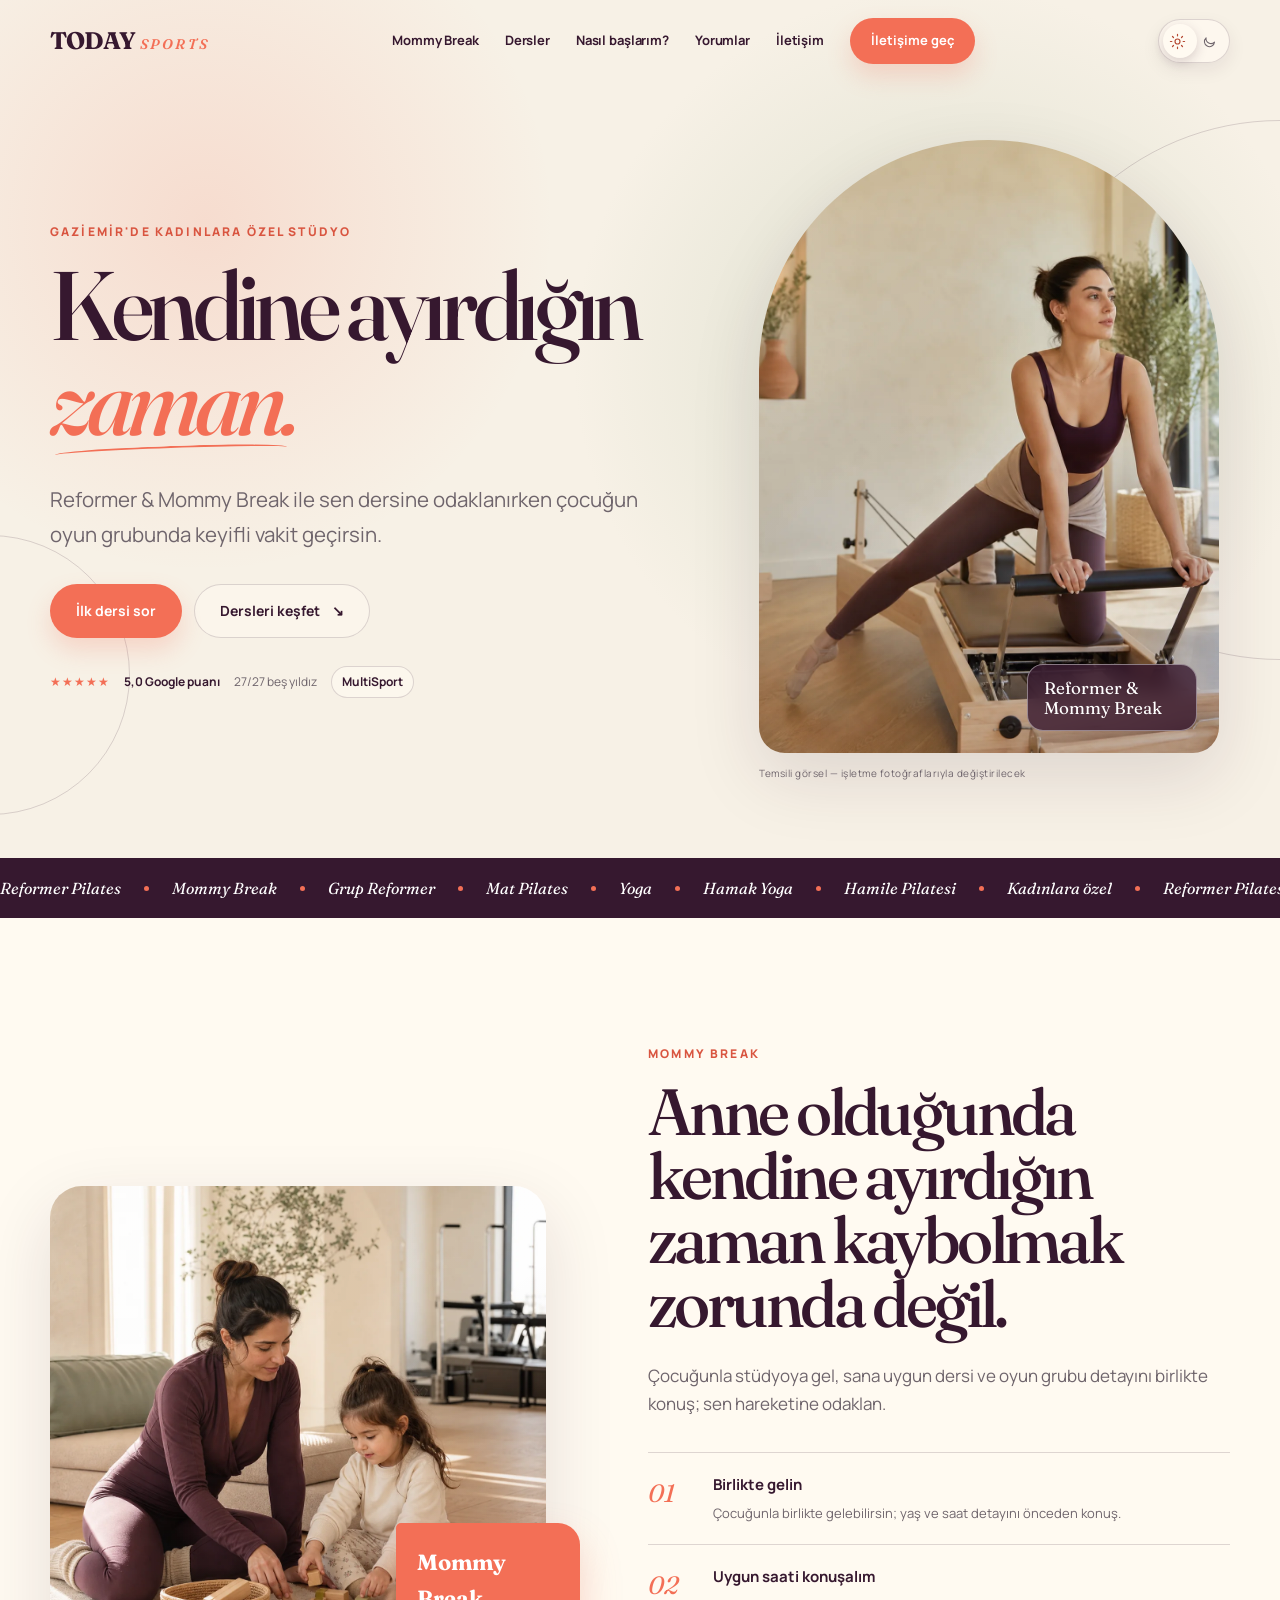
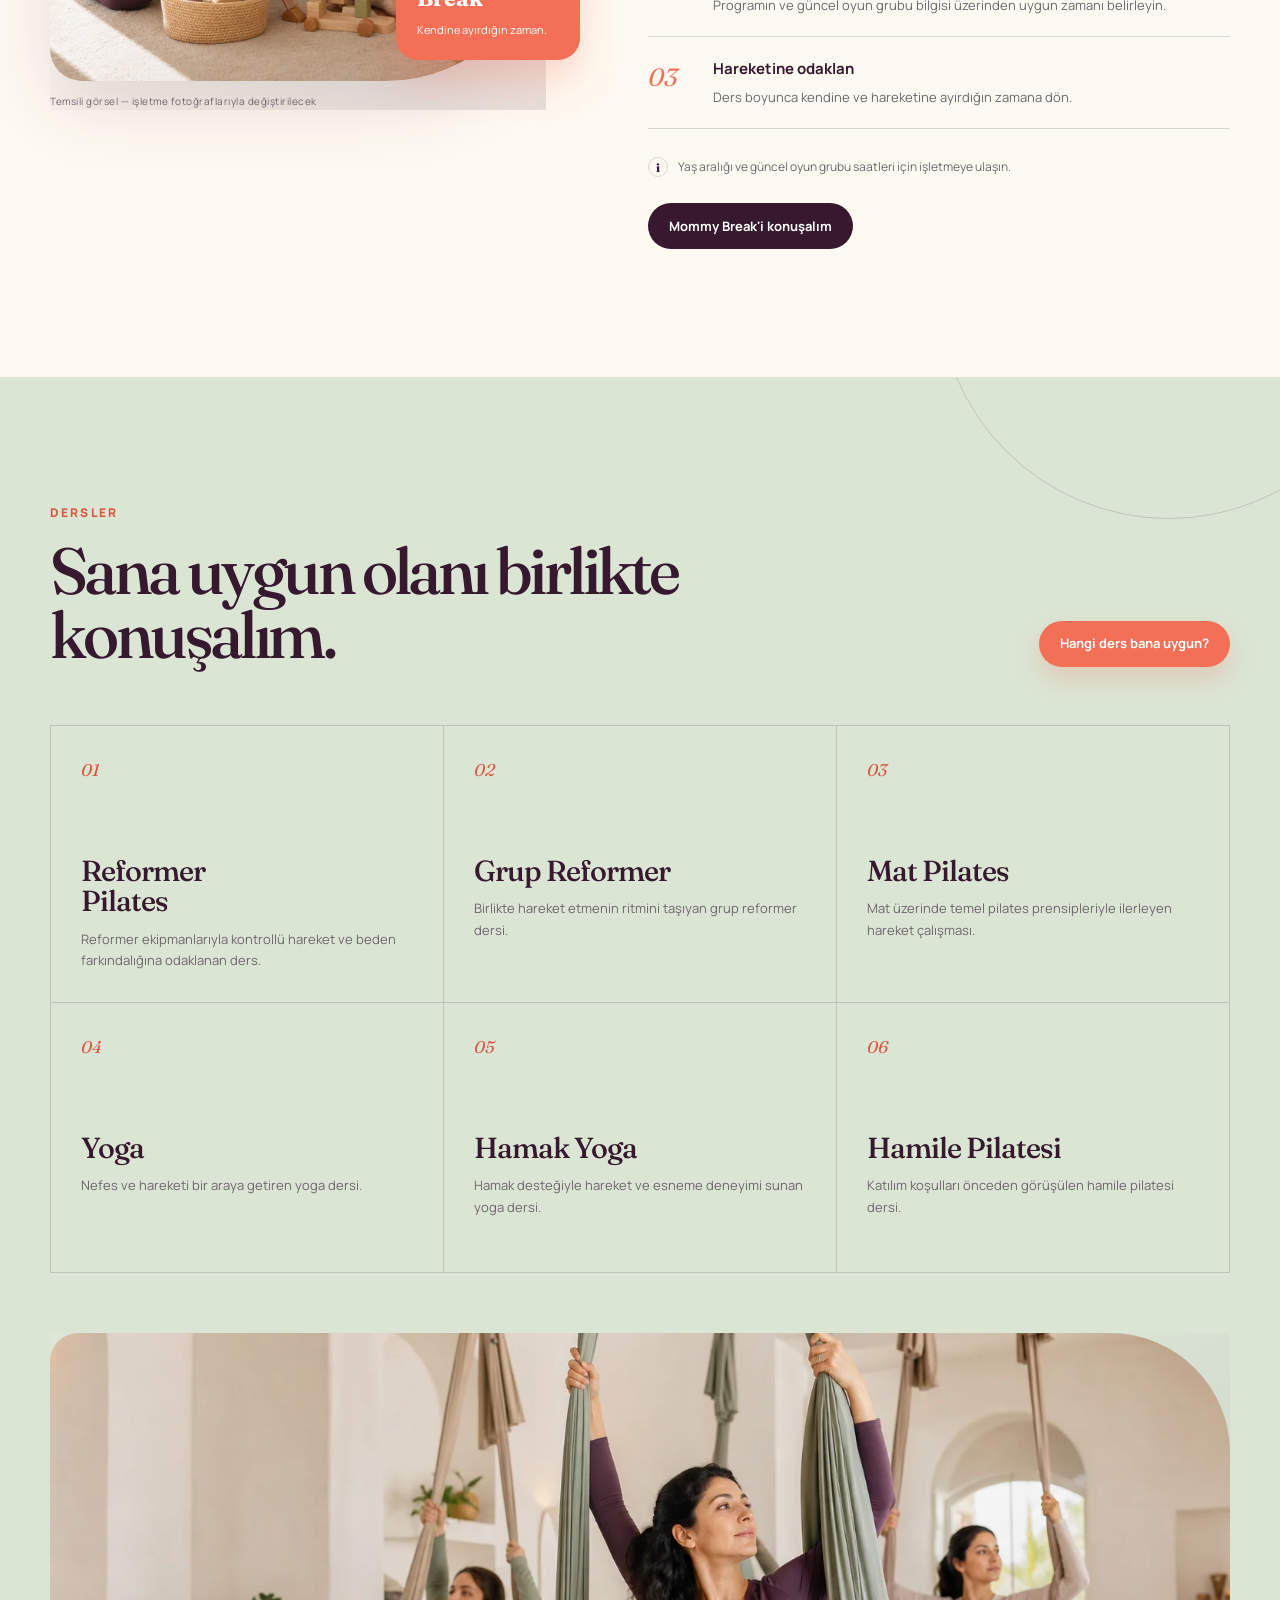
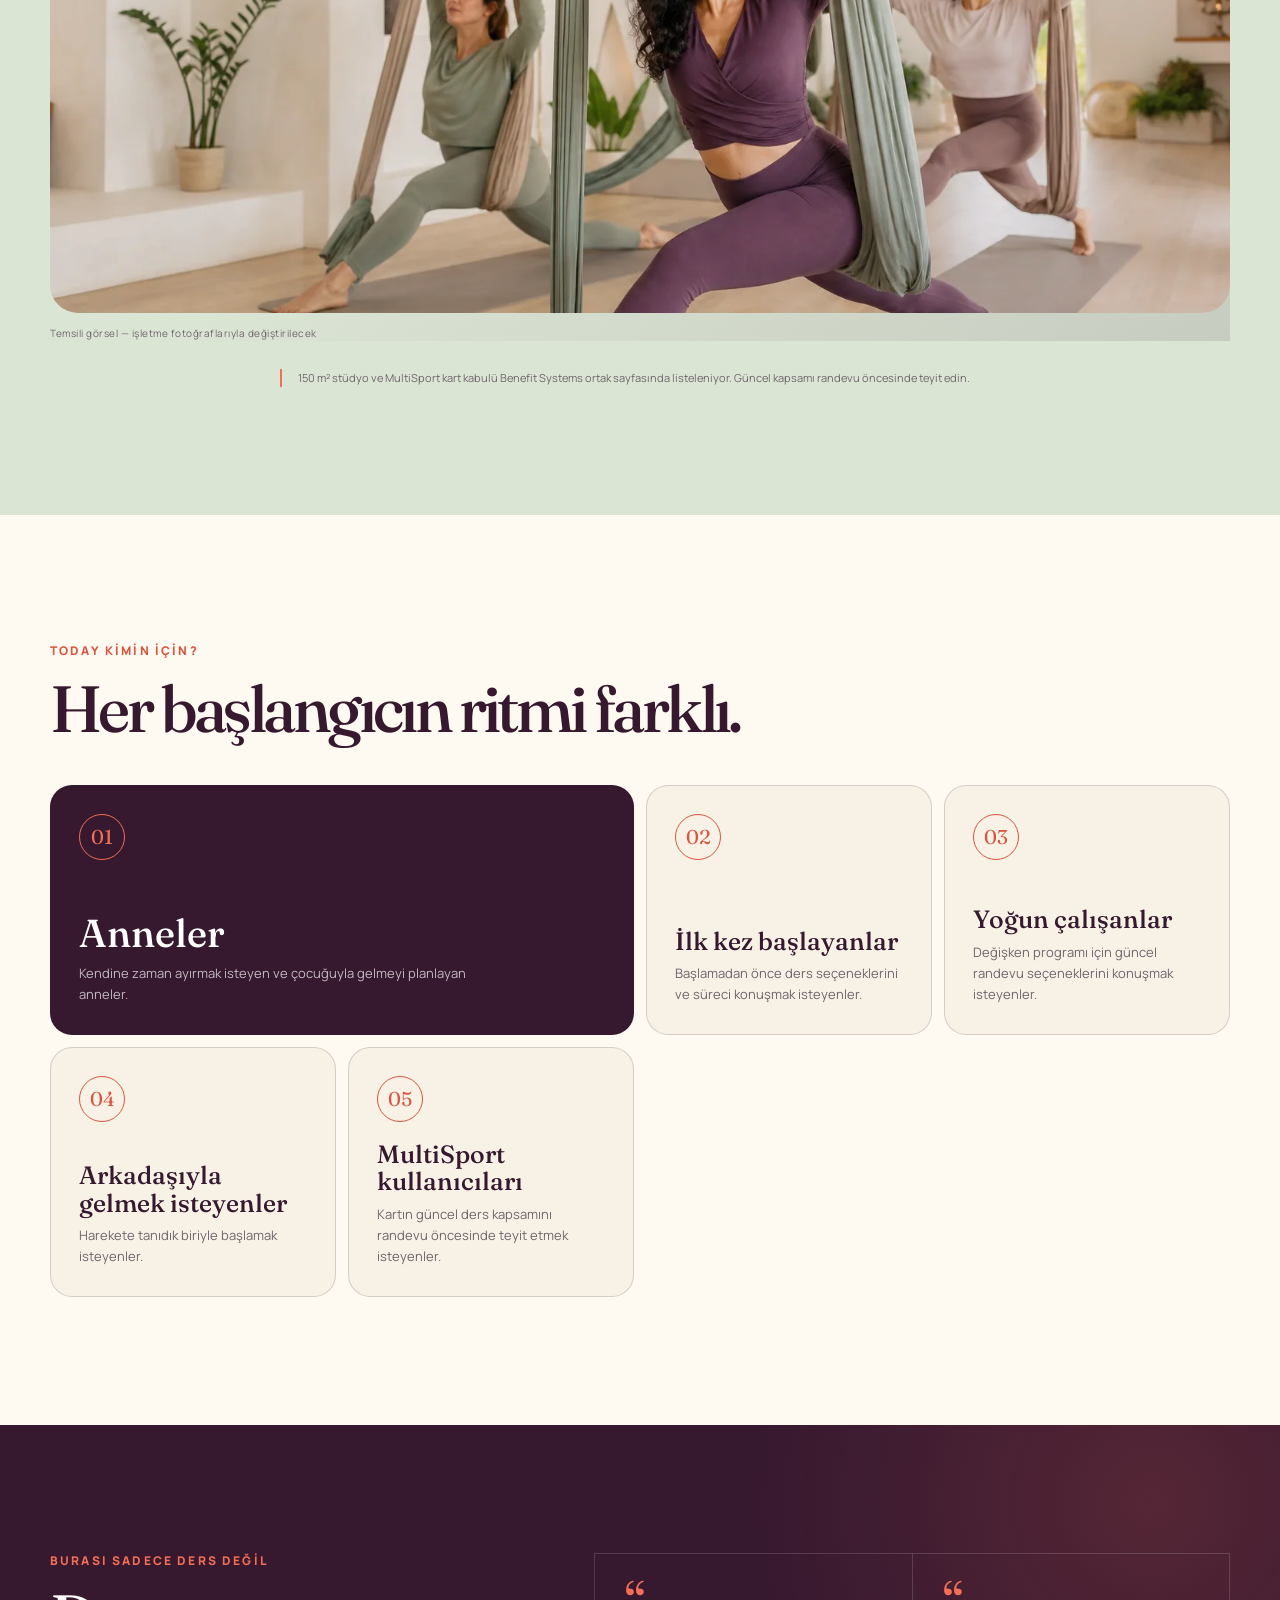
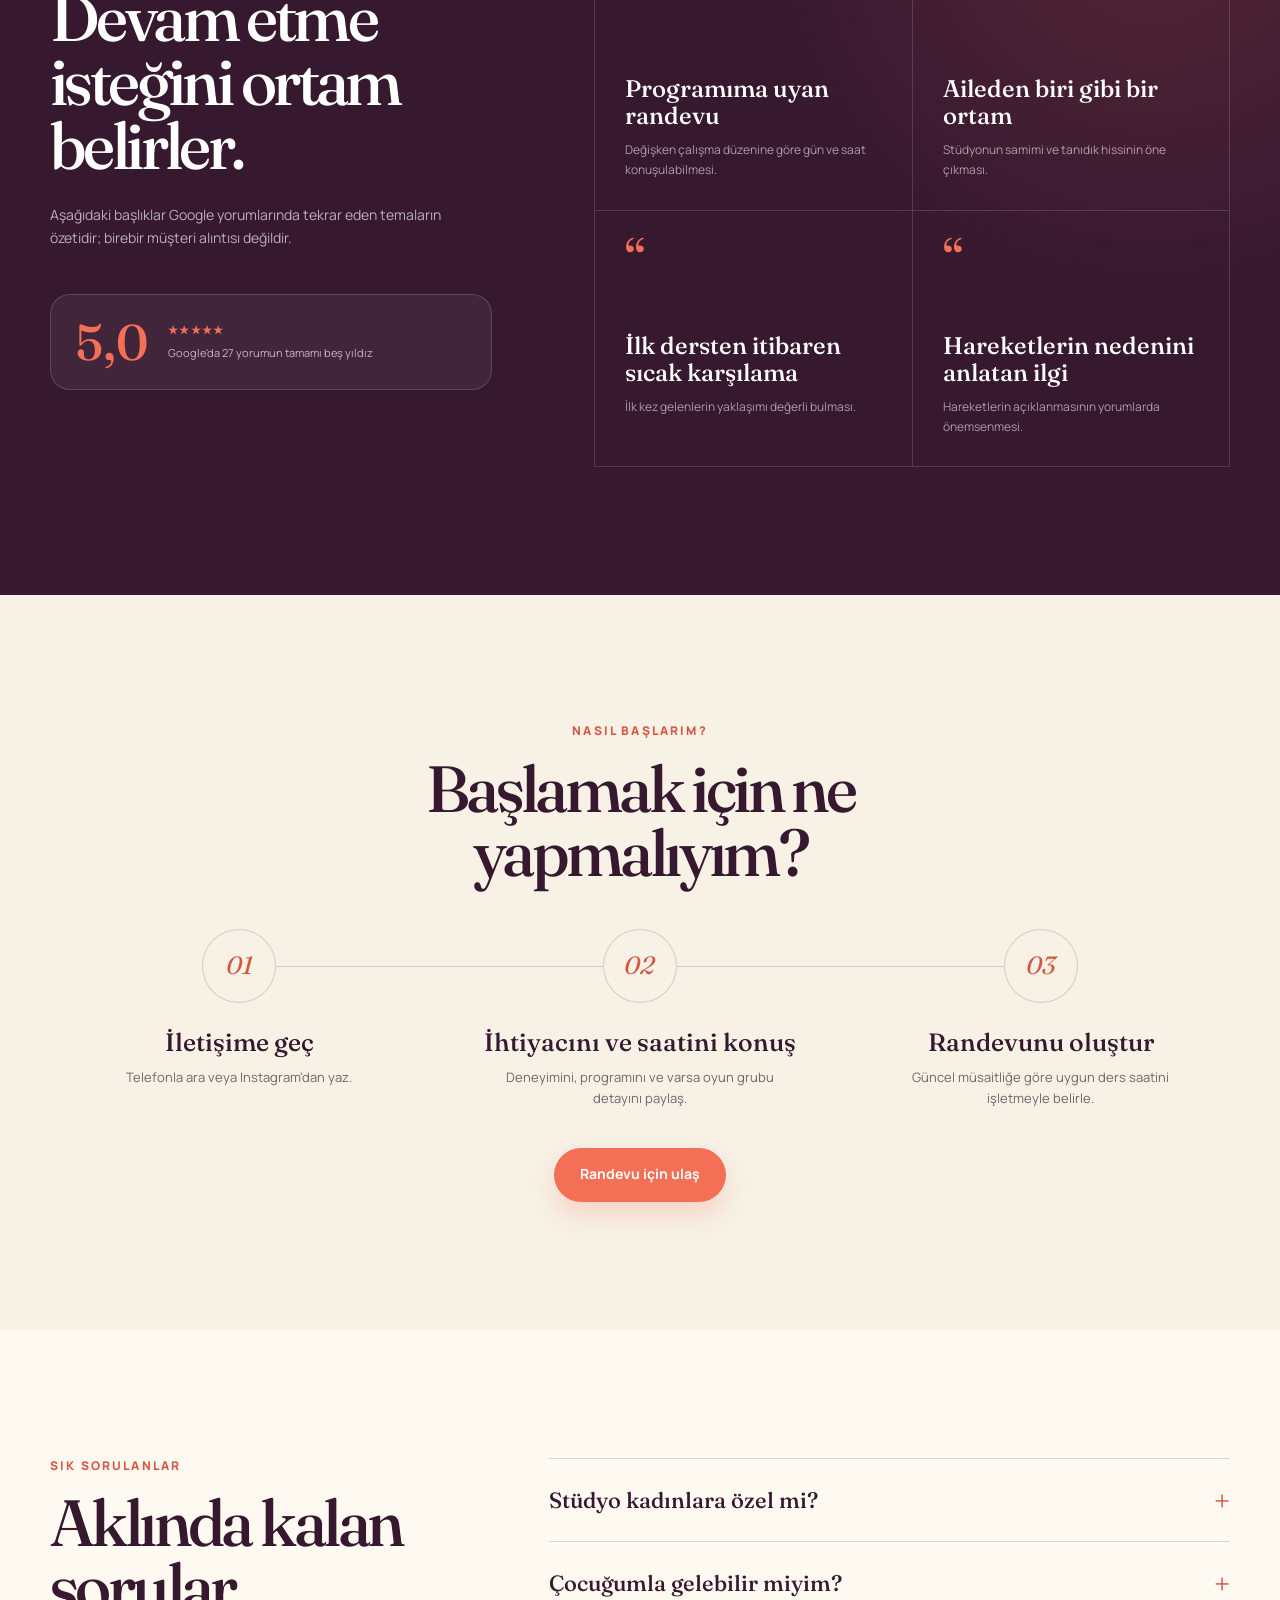
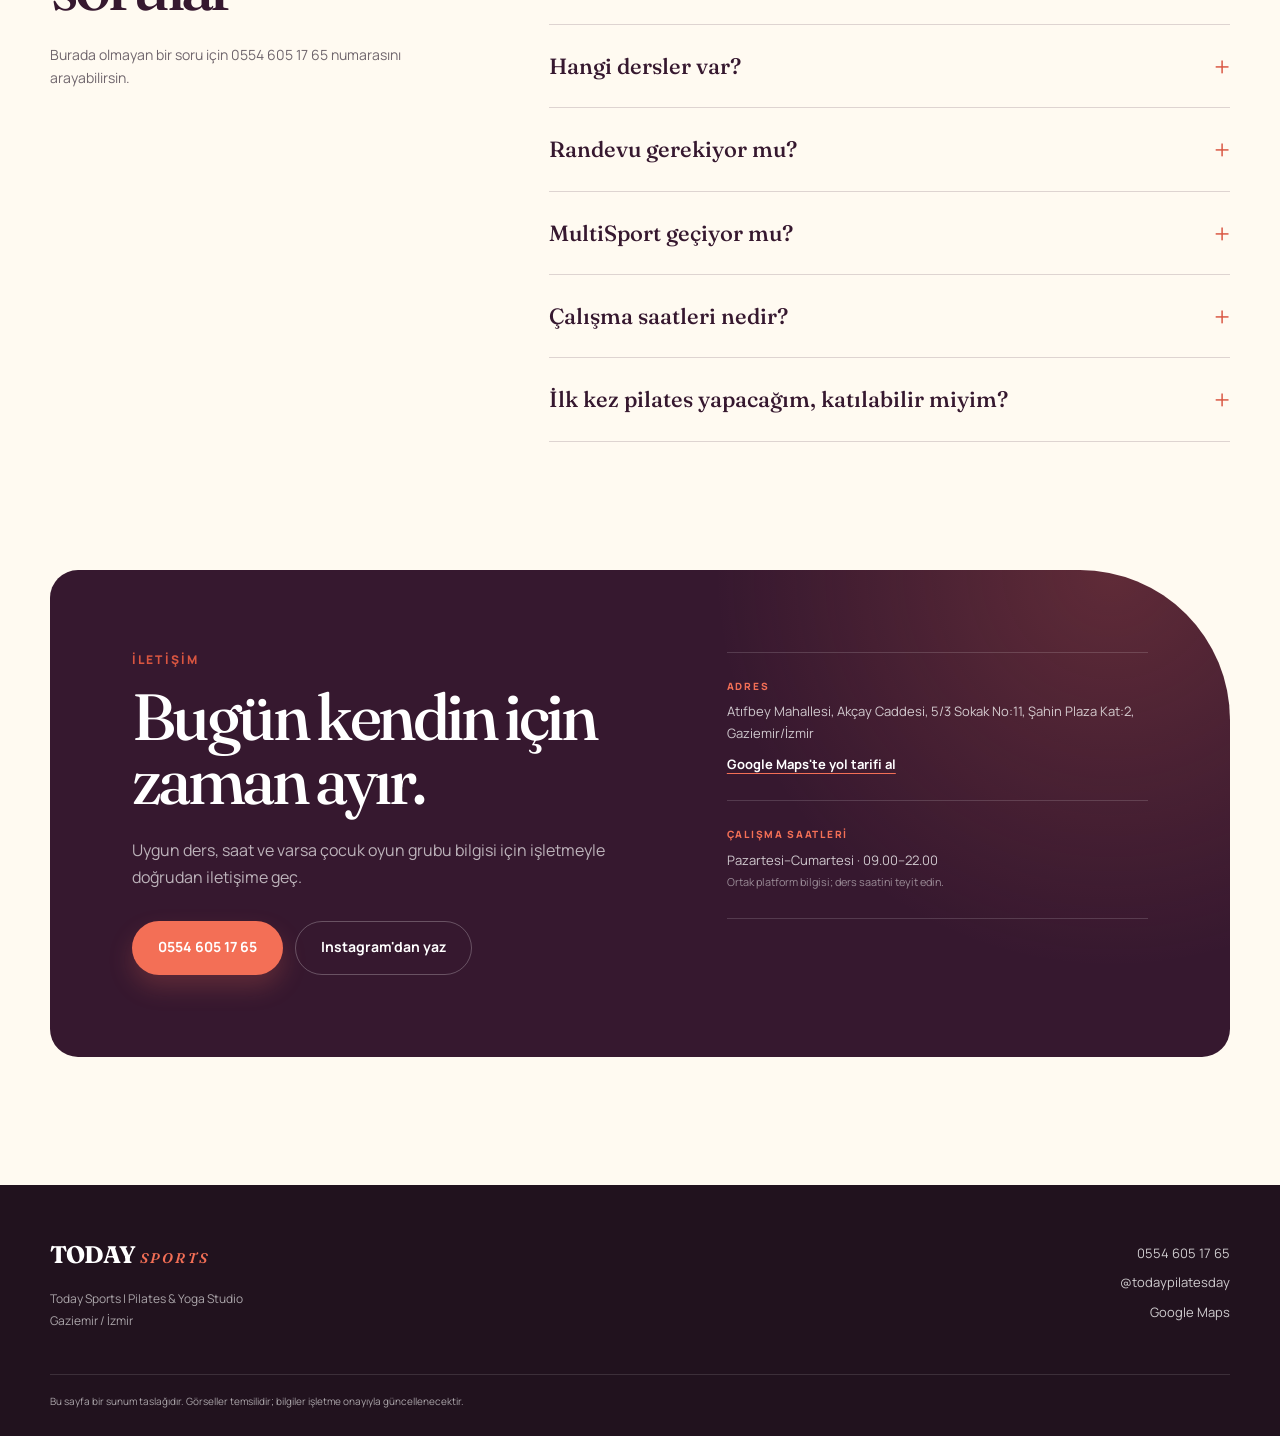
<file: index.html>
<!doctype html>
<html lang="tr">
  <head>
    <meta charset="UTF-8" />
    <meta name="viewport" content="width=device-width, initial-scale=1" />
    <meta name="color-scheme" content="light dark" />
    <meta name="robots" content="noindex,nofollow" />
    <meta name="googlebot" content="noindex,nofollow" />
    <meta
      name="description"
      content="Today Sports — Gaziemir'de kadınlara özel Reformer & Mommy Break, pilates ve yoga stüdyosu sunum taslağı."
    />
    <meta name="theme-color" content="#f7f1e6" data-theme-color />
    <meta property="og:type" content="website" />
    <meta property="og:title" content="Today Sports — Reformer & Mommy Break" />
    <meta
      property="og:description"
      content="Kendine ayırdığın zaman. Gaziemir'de kadınlara özel pilates ve yoga stüdyosu."
    />
    <title>Today Sports — Reformer & Mommy Break | Gaziemir</title>
    <script>
      (() => {
        try {
          const savedTheme = localStorage.getItem("today-sports-theme");
          const theme = savedTheme || (matchMedia("(prefers-color-scheme: dark)").matches ? "dark" : "light");
          document.documentElement.dataset.theme = theme;
          document.querySelector("[data-theme-color]")?.setAttribute("content", theme === "dark" ? "#151118" : "#f7f1e6");
        } catch {
          document.documentElement.dataset.theme = "light";
        }
      })();
    </script>
    <link rel="icon" href="assets/favicon.svg" type="image/svg+xml" />
    <link rel="preconnect" href="https://fonts.googleapis.com" />
    <link rel="preconnect" href="https://fonts.gstatic.com" crossorigin />
    <link
      href="https://fonts.googleapis.com/css2?family=Fraunces:ital,opsz,wght@0,9..144,400;0,9..144,600;0,9..144,700;1,9..144,500&family=Manrope:wght@400;500;600;700&display=swap"
      rel="stylesheet"
    />
    <link rel="stylesheet" href="styles.css" />
    <script src="script.js" defer></script>
  </head>
  <body>
    <a class="skip-link" href="#main">İçeriğe geç</a>

    <header class="site-header" data-header>
      <div class="shell header-inner">
        <a class="wordmark" href="#top" aria-label="Today Sports ana sayfa">
          <span>TODAY</span>
          <em>SPORTS</em>
        </a>

        <nav class="desktop-nav" aria-label="Ana menü">
          <a href="#mommy-break">Mommy Break</a>
          <a href="#dersler">Dersler</a>
          <a href="#baslangic">Nasıl başlarım?</a>
          <a href="#yorumlar">Yorumlar</a>
          <a href="#iletisim">İletişim</a>
          <button class="button button-accent" type="button" data-open-contact>
            İletişime geç
          </button>
        </nav>

        <div class="header-actions">
          <button
            class="theme-toggle"
            type="button"
            aria-label="Koyu temaya geç"
            aria-pressed="false"
            title="Temayı değiştir"
            data-theme-toggle
          >
            <span class="theme-icon theme-icon-sun" aria-hidden="true">
              <svg viewBox="0 0 24 24" focusable="false"><circle cx="12" cy="12" r="3.5"></circle><path d="M12 2v2M12 20v2M4.93 4.93l1.42 1.42M17.65 17.65l1.42 1.42M2 12h2M20 12h2M4.93 19.07l1.42-1.42M17.65 6.35l1.42-1.42"></path></svg>
            </span>
            <span class="theme-icon theme-icon-moon" aria-hidden="true">
              <svg viewBox="0 0 24 24" focusable="false"><path d="M19.3 15.4A8 8 0 0 1 8.6 4.7 8.1 8.1 0 1 0 19.3 15.4Z"></path></svg>
            </span>
            <span class="theme-thumb" aria-hidden="true"></span>
          </button>

          <button
            class="menu-button"
            type="button"
            aria-expanded="false"
            aria-controls="mobile-menu"
            aria-label="Menüyü aç"
            data-menu-button
          >
            <span></span><span></span>
          </button>
        </div>
      </div>

      <nav class="mobile-menu" id="mobile-menu" aria-label="Mobil menü" hidden data-mobile-menu>
        <div class="shell mobile-menu-inner">
          <a href="#mommy-break">Mommy Break</a>
          <a href="#dersler">Dersler</a>
          <a href="#baslangic">Nasıl başlarım?</a>
          <a href="#yorumlar">Yorumlar</a>
          <a href="#iletisim">İletişim</a>
          <button class="button button-accent" type="button" data-open-contact>
            İletişime geç
          </button>
        </div>
      </nav>
    </header>

    <main id="main">
      <section class="hero" id="top">
        <div class="hero-orbit orbit-one" aria-hidden="true"></div>
        <div class="hero-orbit orbit-two" aria-hidden="true"></div>
        <div class="shell hero-grid">
          <div class="hero-copy reveal">
            <p class="eyebrow">Gaziemir'de kadınlara özel stüdyo</p>
            <h1>Kendine ayırdığın <em>zaman.</em></h1>
            <p class="hero-lead">
              Reformer &amp; Mommy Break ile sen dersine odaklanırken çocuğun oyun
              grubunda keyifli vakit geçirsin.
            </p>
            <div class="hero-actions">
              <button class="button button-accent button-large" type="button" data-open-contact>
                İlk dersi sor
              </button>
              <a class="button button-quiet button-large" href="#dersler">
                Dersleri keşfet <span aria-hidden="true">↘</span>
              </a>
            </div>
            <div class="trust-line" aria-label="Google puanı ve MultiSport bilgisi">
              <span class="stars" aria-hidden="true">★★★★★</span>
              <strong>5,0 Google puanı</strong>
              <span>27/27 beş yıldız</span>
              <span class="trust-pill">MultiSport</span>
            </div>
          </div>

          <figure class="hero-visual reveal">
            <div class="hero-image-wrap">
              <img
                src="assets/reformer-hero.webp"
                alt="Doğal ışıklı bir stüdyoda reformer üzerinde çalışan bir kadın; temsili görsel"
                width="1152"
                height="1536"
                fetchpriority="high"
              />
              <span class="image-badge">Reformer &amp; Mommy Break</span>
            </div>
            <figcaption>Temsili görsel — işletme fotoğraflarıyla değiştirilecek</figcaption>
          </figure>
        </div>
      </section>

      <div class="service-ribbon" aria-hidden="true">
        <div class="ribbon-track">
          <span>Reformer Pilates</span><i></i><span>Mommy Break</span><i></i>
          <span>Grup Reformer</span><i></i><span>Mat Pilates</span><i></i>
          <span>Yoga</span><i></i><span>Hamak Yoga</span><i></i>
          <span>Hamile Pilatesi</span><i></i><span>Kadınlara özel</span><i></i>
          <span>Reformer Pilates</span><i></i><span>Mommy Break</span><i></i>
          <span>Grup Reformer</span><i></i><span>Mat Pilates</span><i></i>
          <span>Yoga</span><i></i><span>Hamak Yoga</span><i></i>
          <span>Hamile Pilatesi</span><i></i><span>Kadınlara özel</span><i></i>
        </div>
      </div>

      <section class="section mommy" id="mommy-break">
        <div class="shell split-grid">
          <figure class="editorial-figure reveal">
            <img
              src="assets/mommy-break.webp"
              alt="Bir anne ve çocuğu stüdyo ortamında ahşap oyuncaklarla vakit geçiriyor; temsili görsel"
              width="1536"
              height="1536"
              loading="lazy"
            />
            <div class="floating-note">
              <strong>Mommy Break</strong>
              <span>Kendine ayırdığın zaman.</span>
            </div>
            <figcaption>Temsili görsel — işletme fotoğraflarıyla değiştirilecek</figcaption>
          </figure>

          <div class="section-copy reveal">
            <p class="section-kicker">Mommy Break</p>
            <h2>Anne olduğunda kendine ayırdığın zaman kaybolmak zorunda değil.</h2>
            <p>
              Çocuğunla stüdyoya gel, sana uygun dersi ve oyun grubu detayını birlikte
              konuş; sen hareketine odaklan.
            </p>

            <ol class="step-cards">
              <li>
                <span>01</span>
                <h3>Birlikte gelin</h3>
                <p>Çocuğunla birlikte gelebilirsin; yaş ve saat detayını önceden konuş.</p>
              </li>
              <li>
                <span>02</span>
                <h3>Uygun saati konuşalım</h3>
                <p>Programın ve güncel oyun grubu bilgisi üzerinden uygun zamanı belirleyin.</p>
              </li>
              <li>
                <span>03</span>
                <h3>Hareketine odaklan</h3>
                <p>Ders boyunca kendine ve hareketine ayırdığın zamana dön.</p>
              </li>
            </ol>

            <p class="info-note">
              <span aria-hidden="true">i</span>
              Yaş aralığı ve güncel oyun grubu saatleri için işletmeye ulaşın.
            </p>
            <button class="button button-plum" type="button" data-open-contact>
              Mommy Break'i konuşalım
            </button>
          </div>
        </div>
      </section>

      <section class="section classes" id="dersler">
        <div class="shell">
          <div class="section-heading reveal">
            <div>
              <p class="section-kicker">Dersler</p>
              <h2>Sana uygun olanı birlikte konuşalım.</h2>
            </div>
            <button class="button button-accent" type="button" data-open-contact>
              Hangi ders bana uygun?
            </button>
          </div>

          <div class="class-grid">
            <article class="class-card reveal">
              <span>01</span><h3>Reformer Pilates</h3>
              <p>Reformer ekipmanlarıyla kontrollü hareket ve beden farkındalığına odaklanan ders.</p>
            </article>
            <article class="class-card reveal">
              <span>02</span><h3>Grup Reformer</h3>
              <p>Birlikte hareket etmenin ritmini taşıyan grup reformer dersi.</p>
            </article>
            <article class="class-card reveal">
              <span>03</span><h3>Mat Pilates</h3>
              <p>Mat üzerinde temel pilates prensipleriyle ilerleyen hareket çalışması.</p>
            </article>
            <article class="class-card reveal">
              <span>04</span><h3>Yoga</h3>
              <p>Nefes ve hareketi bir araya getiren yoga dersi.</p>
            </article>
            <article class="class-card reveal">
              <span>05</span><h3>Hamak Yoga</h3>
              <p>Hamak desteğiyle hareket ve esneme deneyimi sunan yoga dersi.</p>
            </article>
            <article class="class-card reveal">
              <span>06</span><h3>Hamile Pilatesi</h3>
              <p>Katılım koşulları önceden görüşülen hamile pilatesi dersi.</p>
            </article>
          </div>

          <figure class="wide-figure reveal">
            <img
              src="assets/hammock-yoga.webp"
              alt="Üç kadın aydınlık bir stüdyoda hamak yoga hareketi yapıyor; temsili görsel"
              width="1536"
              height="1024"
              loading="lazy"
            />
            <figcaption>Temsili görsel — işletme fotoğraflarıyla değiştirilecek</figcaption>
          </figure>

          <p class="source-note">
            150 m² stüdyo ve MultiSport kart kabulü Benefit Systems ortak sayfasında
            listeleniyor. Güncel kapsamı randevu öncesinde teyit edin.
          </p>
        </div>
      </section>

      <section class="section audience">
        <div class="shell">
          <div class="section-heading compact reveal">
            <div>
              <p class="section-kicker">Today kimin için?</p>
              <h2>Her başlangıcın ritmi farklı.</h2>
            </div>
          </div>
          <div class="audience-grid">
            <article class="audience-card audience-feature reveal">
              <span class="line-icon" aria-hidden="true">01</span>
              <h3>Anneler</h3>
              <p>Kendine zaman ayırmak isteyen ve çocuğuyla gelmeyi planlayan anneler.</p>
            </article>
            <article class="audience-card reveal">
              <span class="line-icon" aria-hidden="true">02</span>
              <h3>İlk kez başlayanlar</h3>
              <p>Başlamadan önce ders seçeneklerini ve süreci konuşmak isteyenler.</p>
            </article>
            <article class="audience-card reveal">
              <span class="line-icon" aria-hidden="true">03</span>
              <h3>Yoğun çalışanlar</h3>
              <p>Değişken programı için güncel randevu seçeneklerini konuşmak isteyenler.</p>
            </article>
            <article class="audience-card reveal">
              <span class="line-icon" aria-hidden="true">04</span>
              <h3>Arkadaşıyla gelmek isteyenler</h3>
              <p>Harekete tanıdık biriyle başlamak isteyenler.</p>
            </article>
            <article class="audience-card reveal">
              <span class="line-icon" aria-hidden="true">05</span>
              <h3>MultiSport kullanıcıları</h3>
              <p>Kartın güncel ders kapsamını randevu öncesinde teyit etmek isteyenler.</p>
            </article>
          </div>
        </div>
      </section>

      <section class="section community" id="yorumlar">
        <div class="shell community-grid">
          <div class="community-intro reveal">
            <p class="section-kicker light">Burası sadece ders değil</p>
            <h2>Devam etme isteğini ortam belirler.</h2>
            <p>
              Aşağıdaki başlıklar Google yorumlarında tekrar eden temaların özetidir;
              birebir müşteri alıntısı değildir.
            </p>
            <div class="rating-card">
              <strong>5,0</strong>
              <span><b aria-hidden="true">★★★★★</b>Google'da 27 yorumun tamamı beş yıldız</span>
            </div>
          </div>

          <div class="theme-grid">
            <article class="theme-card reveal">
              <h3>Programıma uyan randevu</h3>
              <p>Değişken çalışma düzenine göre gün ve saat konuşulabilmesi.</p>
            </article>
            <article class="theme-card reveal">
              <h3>Aileden biri gibi bir ortam</h3>
              <p>Stüdyonun samimi ve tanıdık hissinin öne çıkması.</p>
            </article>
            <article class="theme-card reveal">
              <h3>İlk dersten itibaren sıcak karşılama</h3>
              <p>İlk kez gelenlerin yaklaşımı değerli bulması.</p>
            </article>
            <article class="theme-card reveal">
              <h3>Hareketlerin nedenini anlatan ilgi</h3>
              <p>Hareketlerin açıklanmasının yorumlarda önemsenmesi.</p>
            </article>
          </div>
        </div>
      </section>

      <section class="section start" id="baslangic">
        <div class="shell">
          <div class="section-heading compact reveal">
            <div>
              <p class="section-kicker">Nasıl başlarım?</p>
              <h2>Başlamak için ne yapmalıyım?</h2>
            </div>
          </div>
          <ol class="start-grid">
            <li class="reveal"><span>01</span><h3>İletişime geç</h3><p>Telefonla ara veya Instagram'dan yaz.</p></li>
            <li class="reveal"><span>02</span><h3>İhtiyacını ve saatini konuş</h3><p>Deneyimini, programını ve varsa oyun grubu detayını paylaş.</p></li>
            <li class="reveal"><span>03</span><h3>Randevunu oluştur</h3><p>Güncel müsaitliğe göre uygun ders saatini işletmeyle belirle.</p></li>
          </ol>
          <button class="button button-accent button-large reveal" type="button" data-open-contact>
            Randevu için ulaş
          </button>
        </div>
      </section>

      <section class="section faq-section">
        <div class="shell faq-grid">
          <div class="faq-intro reveal">
            <p class="section-kicker">Sık sorulanlar</p>
            <h2>Aklında kalan sorular</h2>
            <p>Burada olmayan bir soru için 0554 605 17 65 numarasını arayabilirsin.</p>
          </div>
          <div class="faq-list reveal">
            <details>
              <summary>Stüdyo kadınlara özel mi?</summary>
              <p>Evet. Today Sports, Gaziemir'de kadınlara özel pilates ve yoga stüdyosu olarak tanımlanıyor.</p>
            </details>
            <details>
              <summary>Çocuğumla gelebilir miyim?</summary>
              <p>Stüdyoda çocuk oyun grubu bulunuyor. Yaş aralığı ve güncel saatler için işletmeye ulaşın.</p>
            </details>
            <details>
              <summary>Hangi dersler var?</summary>
              <p>Reformer Pilates, Grup Reformer, Mat Pilates, Yoga, Hamak Yoga ve Hamile Pilatesi.</p>
            </details>
            <details>
              <summary>Randevu gerekiyor mu?</summary>
              <p>Randevu öneriliyor. Ortak platformda grup dersleri için 24 saat önceden rezervasyon ve 12 saat önceden iptal bilgisi bulunuyor; güncel uygulamayı işletmeye sorun.</p>
            </details>
            <details>
              <summary>MultiSport geçiyor mu?</summary>
              <p>MultiSport kart kabulü ortak listede yer alıyor. Güncel ders kapsamını randevu öncesinde teyit edin.</p>
            </details>
            <details>
              <summary>Çalışma saatleri nedir?</summary>
              <p>Ortak listede Pazartesi–Cumartesi 09.00–22.00 görünüyor. Ders saatini önceden teyit edin; Pazar bilgisi doğrulanmadı.</p>
            </details>
            <details>
              <summary>İlk kez pilates yapacağım, katılabilir miyim?</summary>
              <p>İlk kez başlıyorsan deneyimini ve beklentini işletmeyle konuşarak uygun ders seçeneğini öğrenebilirsin.</p>
            </details>
          </div>
        </div>
      </section>

      <section class="section contact" id="iletisim">
        <div class="shell contact-card reveal">
          <div class="contact-copy">
            <p class="section-kicker">İletişim</p>
            <h2>Bugün kendin için zaman ayır.</h2>
            <p>
              Uygun ders, saat ve varsa çocuk oyun grubu bilgisi için işletmeyle doğrudan
              iletişime geç.
            </p>
            <div class="contact-actions">
              <a class="button button-accent button-large" href="tel:+905546051765">0554 605 17 65</a>
              <a
                class="button button-quiet button-large"
                href="https://www.instagram.com/todaypilatesday/"
                target="_blank"
                rel="noopener noreferrer"
              >Instagram'dan yaz</a>
            </div>
          </div>
          <dl class="contact-details">
            <div>
              <dt>Adres</dt>
              <dd>
                Atıfbey Mahallesi, Akçay Caddesi, 5/3 Sokak No:11, Şahin Plaza Kat:2,
                Gaziemir/İzmir
                <a
                  href="https://www.google.com/maps/search/?api=1&amp;query=Today+Sports+Gaziemir"
                  target="_blank"
                  rel="noopener noreferrer"
                >Google Maps'te yol tarifi al</a>
              </dd>
            </div>
            <div>
              <dt>Çalışma saatleri</dt>
              <dd>Pazartesi–Cumartesi · 09.00–22.00<br /><small>Ortak platform bilgisi; ders saatini teyit edin.</small></dd>
            </div>
          </dl>
        </div>
      </section>
    </main>

    <footer class="site-footer">
      <div class="shell footer-grid">
        <div>
          <span class="wordmark footer-wordmark"><span>TODAY</span><em>SPORTS</em></span>
          <p>Today Sports | Pilates &amp; Yoga Studio</p>
          <p>Gaziemir / İzmir</p>
        </div>
        <div class="footer-links">
          <a href="tel:+905546051765">0554 605 17 65</a>
          <a href="https://www.instagram.com/todaypilatesday/" target="_blank" rel="noopener noreferrer">@todaypilatesday</a>
          <a href="https://www.google.com/maps/search/?api=1&amp;query=Today+Sports+Gaziemir" target="_blank" rel="noopener noreferrer">Google Maps</a>
        </div>
      </div>
      <div class="shell draft-note">
        Bu sayfa bir sunum taslağıdır. Görseller temsilidir; bilgiler işletme onayıyla güncellenecektir.
      </div>
    </footer>

    <div class="mobile-contact" aria-label="Hızlı iletişim">
      <a href="tel:+905546051765">Ara</a>
      <a href="https://www.instagram.com/todaypilatesday/" target="_blank" rel="noopener noreferrer">Instagram</a>
    </div>

    <dialog class="contact-dialog" data-contact-dialog aria-labelledby="dialog-title">
      <div class="dialog-inner">
        <button class="dialog-close" type="button" aria-label="İletişim penceresini kapat" data-close-contact>×</button>
        <p class="section-kicker">İletişim</p>
        <h2 id="dialog-title">Nasıl yardımcı olalım?</h2>
        <p>İhtiyacını ve saatini işletmeyle doğrudan görüş.</p>
        <div class="dialog-actions">
          <a class="dialog-link dialog-primary" href="tel:+905546051765"><strong>Telefonla ara</strong><span>0554 605 17 65</span></a>
          <a class="dialog-link" href="https://www.instagram.com/todaypilatesday/" target="_blank" rel="noopener noreferrer"><strong>Instagram'dan yaz</strong><span>@todaypilatesday</span></a>
          <a class="dialog-map" href="https://www.google.com/maps/search/?api=1&amp;query=Today+Sports+Gaziemir" target="_blank" rel="noopener noreferrer">Gaziemir stüdyo konumunu aç</a>
        </div>
        <small>Ortak platformda çalışma saatleri: Pazartesi–Cumartesi 09.00–22.00. Güncel ders saatini teyit edin.</small>
      </div>
    </dialog>
  </body>
</html>
</file>
<file: styles.css>
:root {
  --ivory: #f7f1e6;
  --paper: #fffaf1;
  --plum: #36182f;
  --plum-soft: #5a294e;
  --coral: #f36f56;
  --coral-dark: #d95540;
  --sage: #aabd9f;
  --sage-soft: #dbe5d4;
  --heading: #36182f;
  --ink: #211b20;
  --muted: #6f656c;
  --line: rgba(54, 24, 47, 0.16);
  --header-glass: rgba(247, 241, 230, 0.94);
  --header-solid: rgba(247, 241, 230, 0.98);
  --control-glass: rgba(255, 250, 241, 0.7);
  --quiet-glass: rgba(255, 250, 241, 0.46);
  --pill-glass: rgba(255, 250, 241, 0.65);
  --mobile-glass: rgba(255, 250, 241, 0.94);
  --shadow: 0 24px 70px rgba(54, 24, 47, 0.13);
  --shell: min(1180px, calc(100% - 48px));
  --serif: "Fraunces", Georgia, serif;
  --sans: "Manrope", Arial, sans-serif;
}

html[data-theme="dark"] {
  color-scheme: dark;
  --ivory: #151118;
  --paper: #1d1720;
  --plum: #36182f;
  --plum-soft: #5a294e;
  --coral: #ff8069;
  --coral-dark: #ff917e;
  --sage: #8fa486;
  --sage-soft: #263229;
  --heading: #f7eaf0;
  --ink: #f4edf1;
  --muted: #b8aab2;
  --line: rgba(247, 234, 240, 0.15);
  --header-glass: rgba(21, 17, 24, 0.94);
  --header-solid: rgba(21, 17, 24, 0.98);
  --control-glass: rgba(37, 29, 40, 0.84);
  --quiet-glass: rgba(37, 29, 40, 0.72);
  --pill-glass: rgba(37, 29, 40, 0.82);
  --mobile-glass: rgba(29, 23, 32, 0.95);
  --shadow: 0 24px 70px rgba(0, 0, 0, 0.34);
}

* {
  box-sizing: border-box;
}

html {
  scroll-behavior: smooth;
  scroll-padding-top: 92px;
  -webkit-text-size-adjust: 100%;
}

html.theme-transition *,
html.theme-transition *::before,
html.theme-transition *::after {
  transition-property: color, background-color, border-color, box-shadow, fill, stroke;
  transition-duration: 420ms;
  transition-timing-function: ease;
}

body {
  margin: 0;
  overflow-x: clip;
  color: var(--ink);
  background: var(--ivory);
  font-family: var(--sans);
  font-size: 16px;
  line-height: 1.65;
  text-rendering: optimizeLegibility;
}

body.menu-open {
  overflow: hidden;
}

img {
  display: block;
  width: 100%;
  height: auto;
}

a {
  color: inherit;
  text-decoration: none;
}

button,
input,
textarea,
select {
  font: inherit;
}

button,
a {
  -webkit-tap-highlight-color: transparent;
}

:focus-visible {
  outline: 3px solid var(--coral);
  outline-offset: 4px;
}

.shell {
  width: var(--shell);
  margin-inline: auto;
}

.skip-link {
  position: fixed;
  z-index: 200;
  top: 12px;
  left: 12px;
  padding: 10px 16px;
  color: #fff;
  background: var(--plum);
  border-radius: 999px;
  transform: translateY(-160%);
  transition: transform 180ms ease;
}

.skip-link:focus {
  transform: translateY(0);
}

.site-header {
  position: fixed;
  z-index: 100;
  inset: 0 0 auto;
  border-bottom: 1px solid transparent;
  transition: background-color 220ms ease, border-color 220ms ease, box-shadow 220ms ease;
}

.site-header.is-scrolled,
.site-header:has(.mobile-menu:not([hidden])) {
  background: var(--header-glass);
  border-color: var(--line);
  box-shadow: 0 10px 30px rgba(54, 24, 47, 0.06);
  backdrop-filter: blur(16px);
}

.header-inner {
  min-height: 82px;
  display: flex;
  align-items: center;
  justify-content: space-between;
  gap: 28px;
}

.wordmark {
  display: inline-flex;
  align-items: baseline;
  gap: 5px;
  color: var(--heading);
  font-family: var(--serif);
  font-size: 24px;
  font-weight: 700;
  letter-spacing: -0.045em;
  line-height: 1;
}

.wordmark em {
  color: var(--coral);
  font-size: 14px;
  font-weight: 600;
  letter-spacing: 0.16em;
}

.desktop-nav {
  display: flex;
  align-items: center;
  gap: 26px;
}

.desktop-nav > a {
  color: var(--heading);
  font-size: 13px;
  font-weight: 700;
  letter-spacing: -0.01em;
  transition: color 160ms ease;
}

.desktop-nav > a:hover {
  color: var(--coral-dark);
}

.button {
  min-height: 46px;
  display: inline-flex;
  align-items: center;
  justify-content: center;
  gap: 12px;
  padding: 11px 20px;
  border: 1px solid transparent;
  border-radius: 999px;
  cursor: pointer;
  font-size: 13px;
  font-weight: 700;
  line-height: 1.2;
  transition: transform 180ms ease, background-color 180ms ease, border-color 180ms ease,
    color 180ms ease, box-shadow 180ms ease;
}

.button:hover {
  transform: translateY(-2px);
}

.button-accent {
  color: #fff;
  background: var(--coral);
  box-shadow: 0 12px 25px rgba(243, 111, 86, 0.22);
}

.button-accent:hover {
  background: var(--coral-dark);
  box-shadow: 0 15px 32px rgba(217, 85, 64, 0.28);
}

.button-plum {
  color: #fff;
  background: var(--plum);
}

.button-plum:hover {
  background: var(--plum-soft);
}

.button-quiet {
  color: var(--heading);
  border-color: var(--line);
  background: var(--quiet-glass);
}

.button-quiet:hover {
  border-color: var(--heading);
  background: var(--paper);
}

.button-large {
  min-height: 54px;
  padding: 15px 25px;
  font-size: 14px;
}

.header-actions {
  display: flex;
  align-items: center;
  gap: 10px;
}

.theme-toggle {
  position: relative;
  width: 72px;
  height: 44px;
  flex: 0 0 auto;
  display: grid;
  grid-template-columns: 1fr 1fr;
  align-items: center;
  padding: 3px;
  border: 1px solid var(--line);
  border-radius: 999px;
  color: var(--heading);
  background: var(--control-glass);
  box-shadow: 0 7px 18px rgba(54, 24, 47, 0.08);
  cursor: pointer;
  isolation: isolate;
}

.theme-toggle:hover {
  border-color: rgba(243, 111, 86, 0.58);
}

.theme-icon {
  z-index: 2;
  width: 17px;
  height: 17px;
  display: grid;
  place-items: center;
  margin-inline: auto;
  color: var(--muted);
  transition: color 320ms ease, transform 420ms cubic-bezier(0.22, 1, 0.36, 1);
}

.theme-icon svg {
  width: 100%;
  height: 100%;
  overflow: visible;
  fill: none;
  stroke: currentColor;
  stroke-linecap: round;
  stroke-linejoin: round;
  stroke-width: 1.7;
}

.theme-icon-sun {
  color: #b64b35;
  transform: rotate(0deg) scale(1);
}

.theme-icon-moon {
  transform: rotate(-18deg) scale(0.88);
}

.theme-thumb {
  position: absolute;
  z-index: 1;
  top: 4px;
  left: 4px;
  width: 34px;
  height: 34px;
  border-radius: 50%;
  background: var(--paper);
  box-shadow: 0 4px 12px rgba(54, 24, 47, 0.18);
  transition: transform 420ms cubic-bezier(0.22, 1, 0.36, 1), background-color 320ms ease;
}

html[data-theme="dark"] .theme-thumb {
  transform: translateX(30px);
}

html[data-theme="dark"] .theme-icon-sun {
  color: var(--muted);
  transform: rotate(90deg) scale(0.86);
}

html[data-theme="dark"] .theme-icon-moon {
  color: #f7d988;
  transform: rotate(0deg) scale(1);
}

.menu-button {
  width: 48px;
  height: 48px;
  display: none;
  place-items: center;
  padding: 0;
  border: 1px solid var(--line);
  border-radius: 50%;
  color: var(--heading);
  background: var(--control-glass);
  cursor: pointer;
}

.menu-button span {
  grid-area: 1 / 1;
  width: 19px;
  height: 2px;
  border-radius: 2px;
  background: currentColor;
  transition: transform 180ms ease;
}

.menu-button span:first-child {
  transform: translateY(-4px);
}

.menu-button span:last-child {
  transform: translateY(4px);
}

.menu-button[aria-expanded="true"] span:first-child {
  transform: rotate(45deg);
}

.menu-button[aria-expanded="true"] span:last-child {
  transform: rotate(-45deg);
}

.mobile-menu {
  padding: 8px 0 26px;
  border-top: 1px solid var(--line);
  background: var(--header-solid);
}

.mobile-menu-inner {
  display: grid;
  gap: 2px;
}

.mobile-menu a {
  padding: 12px 0;
  border-bottom: 1px solid var(--line);
  color: var(--heading);
  font-family: var(--serif);
  font-size: 24px;
}

.mobile-menu .button {
  margin-top: 14px;
  justify-self: start;
  font-family: var(--sans);
  font-size: 14px;
}

.hero {
  position: relative;
  min-height: 820px;
  display: grid;
  align-items: center;
  overflow: hidden;
  padding: 140px 0 76px;
  background:
    radial-gradient(circle at 16% 26%, rgba(243, 111, 86, 0.16), transparent 28%),
    radial-gradient(circle at 74% 42%, rgba(170, 189, 159, 0.35), transparent 35%),
    var(--ivory);
}

.hero-orbit {
  position: absolute;
  border: 1px solid var(--line);
  border-radius: 50%;
  pointer-events: none;
}

.orbit-one {
  width: 540px;
  height: 540px;
  top: 14%;
  right: -270px;
}

.orbit-two {
  width: 280px;
  height: 280px;
  left: -150px;
  bottom: 5%;
}

.hero-grid {
  position: relative;
  display: grid;
  grid-template-columns: minmax(0, 1fr) minmax(370px, 0.76fr);
  align-items: center;
  gap: clamp(50px, 7vw, 100px);
}

.hero-copy {
  max-width: 690px;
}

.eyebrow,
.section-kicker {
  margin: 0 0 18px;
  color: var(--coral-dark);
  font-size: 12px;
  font-weight: 800;
  letter-spacing: 0.18em;
  line-height: 1.3;
  text-transform: uppercase;
}

.hero h1,
.section h2,
.contact-dialog h2 {
  margin: 0;
  color: var(--heading);
  font-family: var(--serif);
  font-weight: 500;
  letter-spacing: -0.055em;
  line-height: 0.98;
}

.hero h1 {
  max-width: 720px;
  font-size: clamp(64px, 7.6vw, 116px);
}

.hero h1 em {
  position: relative;
  display: inline-block;
  color: var(--coral);
  font-weight: 500;
}

.hero h1 em::after {
  content: "";
  position: absolute;
  height: 8px;
  right: 3%;
  bottom: -8px;
  left: 2%;
  border-top: 2px solid currentColor;
  border-radius: 50%;
  transform: rotate(-2deg);
}

.hero-lead {
  max-width: 610px;
  margin: 34px 0 0;
  color: var(--muted);
  font-size: clamp(17px, 1.6vw, 21px);
  line-height: 1.7;
}

.hero-actions {
  display: flex;
  flex-wrap: wrap;
  gap: 12px;
  margin-top: 32px;
}

.trust-line {
  display: flex;
  align-items: center;
  flex-wrap: wrap;
  gap: 10px 14px;
  margin-top: 28px;
  color: var(--muted);
  font-size: 12px;
}

.trust-line strong {
  color: var(--heading);
}

.stars {
  color: var(--coral);
  letter-spacing: 0.08em;
}

.trust-pill {
  padding: 5px 10px;
  border: 1px solid var(--line);
  border-radius: 999px;
  color: var(--heading);
  background: var(--pill-glass);
  font-weight: 700;
}

.hero-visual {
  position: relative;
  margin: 0;
  justify-self: end;
}

.hero-image-wrap {
  position: relative;
  width: min(100%, 460px);
  overflow: hidden;
  border-radius: 230px 230px 26px 26px;
  box-shadow: var(--shadow);
}

.hero-image-wrap::after,
.editorial-figure::after,
.wide-figure::after {
  content: "";
  position: absolute;
  inset: 0;
  pointer-events: none;
  background: linear-gradient(145deg, rgba(255, 250, 241, 0.08), transparent 48%, rgba(54, 24, 47, 0.12));
}

.hero-image-wrap img {
  aspect-ratio: 3 / 4;
  object-fit: cover;
}

.image-badge {
  position: absolute;
  z-index: 1;
  right: 22px;
  bottom: 22px;
  max-width: 170px;
  padding: 13px 16px;
  border: 1px solid rgba(255, 255, 255, 0.42);
  border-radius: 16px;
  color: #fff;
  background: rgba(54, 24, 47, 0.78);
  backdrop-filter: blur(10px);
  font-family: var(--serif);
  font-size: 17px;
  line-height: 1.15;
}

figure figcaption {
  position: relative;
  z-index: 2;
  margin-top: 12px;
  color: var(--muted);
  font-size: 10px;
  letter-spacing: 0.05em;
}

.service-ribbon {
  overflow: hidden;
  color: #fff;
  background: var(--plum);
  white-space: nowrap;
}

.ribbon-track {
  width: max-content;
  display: flex;
  align-items: center;
  gap: 23px;
  padding: 17px 0;
  animation: ribbon-scroll 34s linear infinite;
}

.ribbon-track span {
  font-family: var(--serif);
  font-size: 16px;
  font-style: italic;
}

.ribbon-track i {
  width: 5px;
  height: 5px;
  border-radius: 50%;
  background: var(--coral);
}

@keyframes ribbon-scroll {
  to { transform: translateX(-50%); }
}

.section {
  padding: clamp(88px, 10vw, 150px) 0;
}

.section h2 {
  font-size: clamp(46px, 5.1vw, 76px);
}

.split-grid {
  display: grid;
  grid-template-columns: minmax(0, 0.92fr) minmax(0, 1.08fr);
  align-items: center;
  gap: clamp(56px, 8vw, 112px);
}

.mommy {
  background: var(--paper);
}

.editorial-figure {
  position: relative;
  margin: 0;
}

.editorial-figure img {
  aspect-ratio: 1 / 1;
  object-fit: cover;
  border-radius: 32px 32px 160px 32px;
  box-shadow: var(--shadow);
}

.floating-note {
  position: absolute;
  z-index: 2;
  right: -34px;
  bottom: 50px;
  width: 184px;
  padding: 21px;
  color: #fff;
  background: var(--coral);
  border-radius: 5px 22px 22px 22px;
  box-shadow: 0 20px 40px rgba(243, 111, 86, 0.26);
}

.floating-note strong,
.floating-note span {
  display: block;
}

.floating-note strong {
  margin-bottom: 4px;
  font-family: var(--serif);
  font-size: 22px;
}

.floating-note span {
  font-size: 11px;
}

.section-copy > p:not(.section-kicker):not(.info-note) {
  max-width: 650px;
  margin: 26px 0 0;
  color: var(--muted);
  font-size: 17px;
}

.step-cards {
  display: grid;
  gap: 0;
  margin: 34px 0 28px;
  padding: 0;
  list-style: none;
  counter-reset: steps;
}

.step-cards li {
  display: grid;
  grid-template-columns: 50px minmax(0, 1fr);
  gap: 2px 15px;
  padding: 20px 0;
  border-top: 1px solid var(--line);
}

.step-cards li:last-child {
  border-bottom: 1px solid var(--line);
}

.step-cards span {
  grid-row: 1 / 3;
  color: var(--coral);
  font-family: var(--serif);
  font-size: 25px;
  font-style: italic;
}

.step-cards h3,
.step-cards p {
  margin: 0;
}

.step-cards h3 {
  color: var(--heading);
  font-size: 15px;
}

.step-cards p {
  margin-top: 3px;
  color: var(--muted);
  font-size: 13px;
}

.info-note {
  display: flex;
  align-items: flex-start;
  gap: 10px;
  margin: 0 0 26px;
  color: var(--muted);
  font-size: 12px;
}

.info-note span {
  flex: 0 0 auto;
  width: 20px;
  height: 20px;
  display: grid;
  place-items: center;
  border: 1px solid var(--line);
  border-radius: 50%;
  color: var(--heading);
  font-family: var(--serif);
  font-weight: 700;
}

.classes {
  position: relative;
  overflow: hidden;
  background: var(--sage-soft);
}

.classes::before {
  content: "";
  position: absolute;
  width: 460px;
  height: 460px;
  top: -320px;
  right: -120px;
  border: 1px solid var(--line);
  border-radius: 50%;
}

.section-heading {
  display: flex;
  align-items: end;
  justify-content: space-between;
  gap: 40px;
  margin-bottom: 58px;
}

.section-heading > div {
  max-width: 760px;
}

.section-heading.compact {
  margin-bottom: 44px;
}

.class-grid {
  display: grid;
  grid-template-columns: repeat(3, 1fr);
  border-top: 1px solid var(--line);
  border-left: 1px solid var(--line);
}

.class-card {
  min-height: 270px;
  padding: 30px;
  border-right: 1px solid var(--line);
  border-bottom: 1px solid var(--line);
  transition: color 180ms ease, background-color 180ms ease, transform 180ms ease;
}

.class-card:hover {
  color: #fff;
  background: var(--plum);
  transform: translateY(-4px);
}

.class-card > span {
  color: var(--coral-dark);
  font-family: var(--serif);
  font-size: 17px;
  font-style: italic;
}

.class-card h3 {
  max-width: 210px;
  margin: 72px 0 12px;
  color: var(--heading);
  font-family: var(--serif);
  font-size: 29px;
  font-weight: 500;
  letter-spacing: -0.035em;
  line-height: 1.05;
}

.class-card:hover h3 {
  color: #fff;
}

.class-card p {
  margin: 0;
  color: var(--muted);
  font-size: 13px;
}

.class-card:hover p {
  color: rgba(255, 255, 255, 0.72);
}

.wide-figure {
  position: relative;
  margin: 60px 0 0;
}

.wide-figure img {
  max-height: 580px;
  aspect-ratio: 1.8 / 1;
  object-fit: cover;
  object-position: center 46%;
  border-radius: 28px 120px 28px 28px;
}

.source-note {
  max-width: 720px;
  margin: 28px auto 0;
  padding-left: 16px;
  border-left: 2px solid var(--coral);
  color: var(--muted);
  font-size: 11px;
}

.audience {
  background: var(--paper);
}

.audience-grid {
  display: grid;
  grid-template-columns: repeat(4, 1fr);
  gap: 12px;
}

.audience-card {
  min-height: 250px;
  display: flex;
  flex-direction: column;
  padding: 28px;
  border: 1px solid var(--line);
  border-radius: 22px;
  background: var(--ivory);
}

.audience-feature {
  grid-column: span 2;
  color: #fff;
  background: var(--plum);
}

.line-icon {
  width: 46px;
  height: 46px;
  display: grid;
  place-items: center;
  border: 1px solid currentColor;
  border-radius: 50%;
  color: var(--coral-dark);
  font-family: var(--serif);
  font-size: 20px;
}

.audience-feature .line-icon {
  color: var(--coral);
}

.audience-card h3 {
  margin: auto 0 8px;
  color: var(--heading);
  font-family: var(--serif);
  font-size: 25px;
  font-weight: 500;
  line-height: 1.1;
}

.audience-feature h3 {
  color: #fff;
  font-size: 39px;
}

.audience-card p {
  margin: 0;
  color: var(--muted);
  font-size: 13px;
}

.audience-feature p {
  max-width: 430px;
  color: rgba(255, 255, 255, 0.7);
}

.community {
  color: #fff;
  background:
    radial-gradient(circle at 90% 10%, rgba(243, 111, 86, 0.16), transparent 30%),
    var(--plum);
}

.community-grid {
  display: grid;
  grid-template-columns: 0.82fr 1.18fr;
  gap: clamp(58px, 8vw, 120px);
}

.section-kicker.light {
  color: var(--coral);
}

.community h2 {
  color: #fff;
}

.community-intro > p:not(.section-kicker) {
  margin: 25px 0 0;
  color: rgba(255, 255, 255, 0.66);
  font-size: 14px;
}

.rating-card {
  display: flex;
  align-items: center;
  gap: 20px;
  margin-top: 44px;
  padding: 22px 24px;
  border: 1px solid rgba(255, 255, 255, 0.15);
  border-radius: 20px;
  background: rgba(255, 255, 255, 0.06);
}

.rating-card > strong {
  color: var(--coral);
  font-family: var(--serif);
  font-size: 50px;
  font-weight: 500;
  line-height: 1;
}

.rating-card span {
  display: grid;
  color: rgba(255, 255, 255, 0.68);
  font-size: 11px;
}

.rating-card b {
  margin-bottom: 4px;
  color: var(--coral);
  letter-spacing: 0.12em;
}

.theme-grid {
  display: grid;
  grid-template-columns: repeat(2, 1fr);
  border-top: 1px solid rgba(255, 255, 255, 0.15);
  border-left: 1px solid rgba(255, 255, 255, 0.15);
}

.theme-card {
  min-height: 245px;
  padding: 30px;
  border-right: 1px solid rgba(255, 255, 255, 0.15);
  border-bottom: 1px solid rgba(255, 255, 255, 0.15);
}

.theme-card::before {
  content: "“";
  color: var(--coral);
  font-family: var(--serif);
  font-size: 54px;
  line-height: 0.7;
}

.theme-card h3 {
  margin: 47px 0 10px;
  font-family: var(--serif);
  font-size: 24px;
  font-weight: 500;
  line-height: 1.12;
}

.theme-card p {
  margin: 0;
  color: rgba(255, 255, 255, 0.58);
  font-size: 12px;
}

.start {
  text-align: center;
  background: var(--ivory);
}

.start .section-heading {
  justify-content: center;
}

.start-grid {
  position: relative;
  display: grid;
  grid-template-columns: repeat(3, 1fr);
  gap: 22px;
  margin: 0 0 38px;
  padding: 0;
  list-style: none;
  counter-reset: start;
}

.start-grid::before {
  content: "";
  position: absolute;
  top: 37px;
  right: 16%;
  left: 16%;
  height: 1px;
  background: var(--line);
}

.start-grid li {
  position: relative;
  padding: 0 30px;
}

.start-grid span {
  position: relative;
  z-index: 1;
  width: 74px;
  height: 74px;
  display: grid;
  place-items: center;
  margin: 0 auto 25px;
  border: 1px solid var(--line);
  border-radius: 50%;
  color: var(--coral-dark);
  background: var(--ivory);
  font-family: var(--serif);
  font-size: 25px;
  font-style: italic;
}

.start-grid h3 {
  margin: 0 0 10px;
  color: var(--heading);
  font-family: var(--serif);
  font-size: 25px;
  font-weight: 500;
  line-height: 1.15;
}

.start-grid p {
  margin: 0;
  color: var(--muted);
  font-size: 13px;
}

.faq-section {
  background: var(--paper);
}

.faq-grid {
  display: grid;
  grid-template-columns: 0.72fr 1.28fr;
  gap: clamp(60px, 9vw, 130px);
}

.faq-intro {
  position: sticky;
  top: 120px;
  align-self: start;
}

.faq-intro > p:not(.section-kicker) {
  margin: 24px 0 0;
  color: var(--muted);
  font-size: 14px;
}

.faq-list details {
  border-top: 1px solid var(--line);
}

.faq-list details:last-child {
  border-bottom: 1px solid var(--line);
}

.faq-list summary {
  position: relative;
  padding: 23px 50px 23px 0;
  color: var(--heading);
  cursor: pointer;
  font-family: var(--serif);
  font-size: 22px;
  font-weight: 500;
  list-style: none;
}

.faq-list summary::-webkit-details-marker {
  display: none;
}

.faq-list summary::after {
  content: "+";
  position: absolute;
  top: 18px;
  right: 0;
  color: var(--coral-dark);
  font-family: var(--sans);
  font-size: 28px;
  font-weight: 300;
  transition: transform 180ms ease;
}

.faq-list details[open] summary::after {
  transform: rotate(45deg);
}

.faq-list details p {
  max-width: 620px;
  margin: -4px 0 26px;
  color: var(--muted);
  font-size: 14px;
}

.contact {
  padding-top: 0;
  background: var(--paper);
}

.contact-card {
  display: grid;
  grid-template-columns: minmax(0, 1.1fr) minmax(320px, 0.9fr);
  gap: 80px;
  padding: clamp(44px, 7vw, 82px);
  color: #fff;
  background:
    radial-gradient(circle at 90% 0%, rgba(243, 111, 86, 0.22), transparent 34%),
    var(--plum);
  border-radius: 28px 150px 28px 28px;
}

.contact h2 {
  color: #fff;
}

.contact-copy > p:not(.section-kicker) {
  max-width: 600px;
  margin: 24px 0 0;
  color: rgba(255, 255, 255, 0.67);
}

.contact-actions {
  display: flex;
  flex-wrap: wrap;
  gap: 12px;
  margin-top: 31px;
}

.contact .button-quiet {
  color: #fff;
  border-color: rgba(255, 255, 255, 0.25);
  background: transparent;
}

.contact .button-quiet:hover {
  border-color: #fff;
}

.contact-details {
  margin: 0;
}

.contact-details > div {
  padding: 25px 0;
  border-top: 1px solid rgba(255, 255, 255, 0.15);
}

.contact-details > div:last-child {
  border-bottom: 1px solid rgba(255, 255, 255, 0.15);
}

.contact-details dt {
  margin-bottom: 7px;
  color: var(--coral);
  font-size: 10px;
  font-weight: 800;
  letter-spacing: 0.17em;
  text-transform: uppercase;
}

.contact-details dd {
  margin: 0;
  color: rgba(255, 255, 255, 0.76);
  font-size: 13px;
}

.contact-details a {
  display: block;
  margin-top: 10px;
  color: #fff;
  font-weight: 700;
  text-decoration: underline;
  text-decoration-color: var(--coral);
  text-underline-offset: 4px;
}

.contact-details small {
  color: rgba(255, 255, 255, 0.5);
}

.site-footer {
  padding: 58px 0 26px;
  color: rgba(255, 255, 255, 0.62);
  background: #21121e;
}

.footer-grid {
  display: flex;
  align-items: flex-start;
  justify-content: space-between;
  gap: 60px;
}

.footer-wordmark {
  margin-bottom: 20px;
  color: #fff;
}

.footer-grid p {
  margin: 2px 0;
  font-size: 12px;
}

.footer-links {
  display: grid;
  gap: 8px;
  text-align: right;
}

.footer-links a {
  color: rgba(255, 255, 255, 0.78);
  font-size: 13px;
}

.footer-links a:hover {
  color: var(--coral);
}

.draft-note {
  margin-top: 42px;
  padding-top: 18px;
  border-top: 1px solid rgba(255, 255, 255, 0.12);
  font-size: 10px;
}

.mobile-contact {
  position: fixed;
  z-index: 90;
  right: 12px;
  bottom: max(12px, env(safe-area-inset-bottom));
  left: 12px;
  display: none;
  grid-template-columns: 0.76fr 1.24fr;
  gap: 7px;
  padding: 7px;
  border: 1px solid var(--line);
  border-radius: 18px;
  background: var(--mobile-glass);
  box-shadow: 0 18px 45px rgba(54, 24, 47, 0.2);
  backdrop-filter: blur(16px);
}

.mobile-contact a {
  min-height: 46px;
  display: grid;
  place-items: center;
  border-radius: 13px;
  color: var(--heading);
  background: var(--sage-soft);
  font-size: 13px;
  font-weight: 800;
}

.mobile-contact a:last-child {
  color: #fff;
  background: var(--coral);
}

.contact-dialog {
  width: min(560px, calc(100% - 32px));
  max-height: calc(100dvh - 32px);
  padding: 0;
  overflow: auto;
  border: 0;
  border-radius: 28px;
  color: var(--ink);
  background: var(--paper);
  box-shadow: 0 35px 100px rgba(33, 18, 30, 0.38);
}

.contact-dialog::backdrop {
  background: rgba(31, 19, 28, 0.72);
  backdrop-filter: blur(6px);
}

.dialog-inner {
  position: relative;
  padding: 46px;
}

.dialog-close {
  position: absolute;
  top: 18px;
  right: 18px;
  width: 40px;
  height: 40px;
  display: grid;
  place-items: center;
  padding: 0 0 3px;
  border: 1px solid var(--line);
  border-radius: 50%;
  color: var(--heading);
  background: transparent;
  cursor: pointer;
  font-size: 27px;
  font-weight: 300;
  line-height: 1;
}

.contact-dialog h2 {
  font-size: clamp(42px, 7vw, 62px);
}

.contact-dialog h2 + p {
  margin: 18px 0 0;
  color: var(--muted);
}

.dialog-actions {
  display: grid;
  gap: 9px;
  margin-top: 28px;
}

.dialog-link {
  display: flex;
  align-items: center;
  justify-content: space-between;
  gap: 20px;
  padding: 18px 20px;
  border: 1px solid var(--line);
  border-radius: 16px;
  color: var(--heading);
  background: var(--ivory);
}

.dialog-link span {
  color: var(--muted);
  font-size: 12px;
}

.dialog-primary {
  color: #fff;
  border-color: var(--coral);
  background: var(--coral);
}

.dialog-primary span {
  color: rgba(255, 255, 255, 0.82);
}

.dialog-map {
  padding: 11px 5px;
  color: var(--heading);
  font-size: 12px;
  font-weight: 800;
  text-decoration: underline;
  text-decoration-color: var(--coral);
  text-underline-offset: 4px;
}

.dialog-inner > small {
  display: block;
  margin-top: 24px;
  color: var(--muted);
  font-size: 10px;
}

.reveal {
  opacity: 0;
  transform: translateY(12px);
  transition: opacity 520ms ease, transform 520ms ease;
}

.reveal.is-visible {
  opacity: 1;
  transform: translateY(0);
}

@media (max-width: 1040px) {
  .desktop-nav { display: none; }
  .menu-button { display: grid; }
  .hero-grid { grid-template-columns: 1fr 0.65fr; gap: 42px; }
  .hero h1 { font-size: clamp(62px, 8.8vw, 90px); }
  .hero-image-wrap { border-radius: 190px 190px 24px 24px; }
  .class-grid { grid-template-columns: repeat(2, 1fr); }
  .audience-grid { grid-template-columns: repeat(2, 1fr); }
  .contact-card { gap: 50px; }
}

@media (max-width: 820px) {
  :root { --shell: min(100% - 32px, 680px); }
  body { padding-bottom: calc(76px + env(safe-area-inset-bottom)); }
  .header-inner { min-height: 72px; }
  .hero { min-height: auto; padding: 120px 0 72px; }
  .hero-grid,
  .split-grid,
  .community-grid,
  .faq-grid,
  .contact-card { grid-template-columns: 1fr; }
  .hero-grid { gap: 50px; }
  .hero-copy { text-align: center; }
  .hero h1 { margin-inline: auto; font-size: clamp(60px, 17.5vw, 92px); }
  .hero-lead { margin-inline: auto; }
  .hero-actions,
  .trust-line { justify-content: center; }
  .hero-visual { width: min(82%, 430px); justify-self: center; }
  .floating-note { right: -10px; }
  .section-heading { align-items: flex-start; flex-direction: column; }
  .section-heading .button { align-self: flex-start; }
  .wide-figure img { aspect-ratio: 1.3 / 1; border-radius: 24px 82px 24px 24px; }
  .community-grid { gap: 58px; }
  .faq-intro { position: static; }
  .start-grid { gap: 10px; }
  .start-grid li { padding-inline: 10px; }
  .contact-card { border-radius: 24px 90px 24px 24px; }
  .mobile-contact { display: grid; }
}

@media (max-width: 600px) {
  :root { --shell: calc(100% - 28px); }
  .wordmark { font-size: 21px; }
  .wordmark em { font-size: 12px; }
  .header-actions { gap: 7px; }
  .theme-toggle { width: 64px; height: 44px; }
  .theme-thumb { width: 34px; height: 34px; }
  html[data-theme="dark"] .theme-thumb { transform: translateX(22px); }
  .menu-button { width: 44px; height: 44px; }
  .hero { padding-top: 108px; }
  .hero h1 { font-size: clamp(54px, 18.2vw, 78px); }
  .hero-lead { font-size: 16px; }
  .hero-actions { display: grid; }
  .hero-actions .button { width: 100%; }
  .trust-line { gap: 7px 10px; }
  .hero-visual { width: 91%; }
  .section { padding-block: 78px; }
  .section h2 { font-size: clamp(41px, 12.5vw, 58px); }
  .editorial-figure { width: calc(100% - 12px); }
  .editorial-figure img { border-radius: 24px 24px 100px 24px; }
  .floating-note { width: 154px; bottom: 35px; padding: 16px; }
  .floating-note strong { font-size: 19px; }
  .class-grid,
  .audience-grid,
  .theme-grid,
  .start-grid { grid-template-columns: 1fr; }
  .class-card { min-height: 230px; padding: 25px; }
  .class-card h3 { margin-top: 48px; }
  .audience-feature { grid-column: auto; }
  .audience-card { min-height: 220px; }
  .start-grid { gap: 26px; }
  .start-grid::before { display: none; }
  .start-grid li { padding-inline: 22px; }
  .contact-card { gap: 45px; padding: 42px 24px; border-radius: 22px 62px 22px 22px; }
  .contact-actions { display: grid; }
  .contact-actions .button { width: 100%; }
  .footer-grid { flex-direction: column; gap: 28px; }
  .footer-links { text-align: left; }
  .dialog-inner { padding: 46px 23px 28px; }
  .dialog-link { align-items: flex-start; flex-direction: column; gap: 2px; }
}

@media (prefers-reduced-motion: reduce) {
  *,
  *::before,
  *::after {
    scroll-behavior: auto !important;
    animation-duration: 0.01ms !important;
    animation-iteration-count: 1 !important;
    transition-duration: 0.01ms !important;
  }

  .reveal {
    opacity: 1;
    transform: none;
  }
}
</file>
